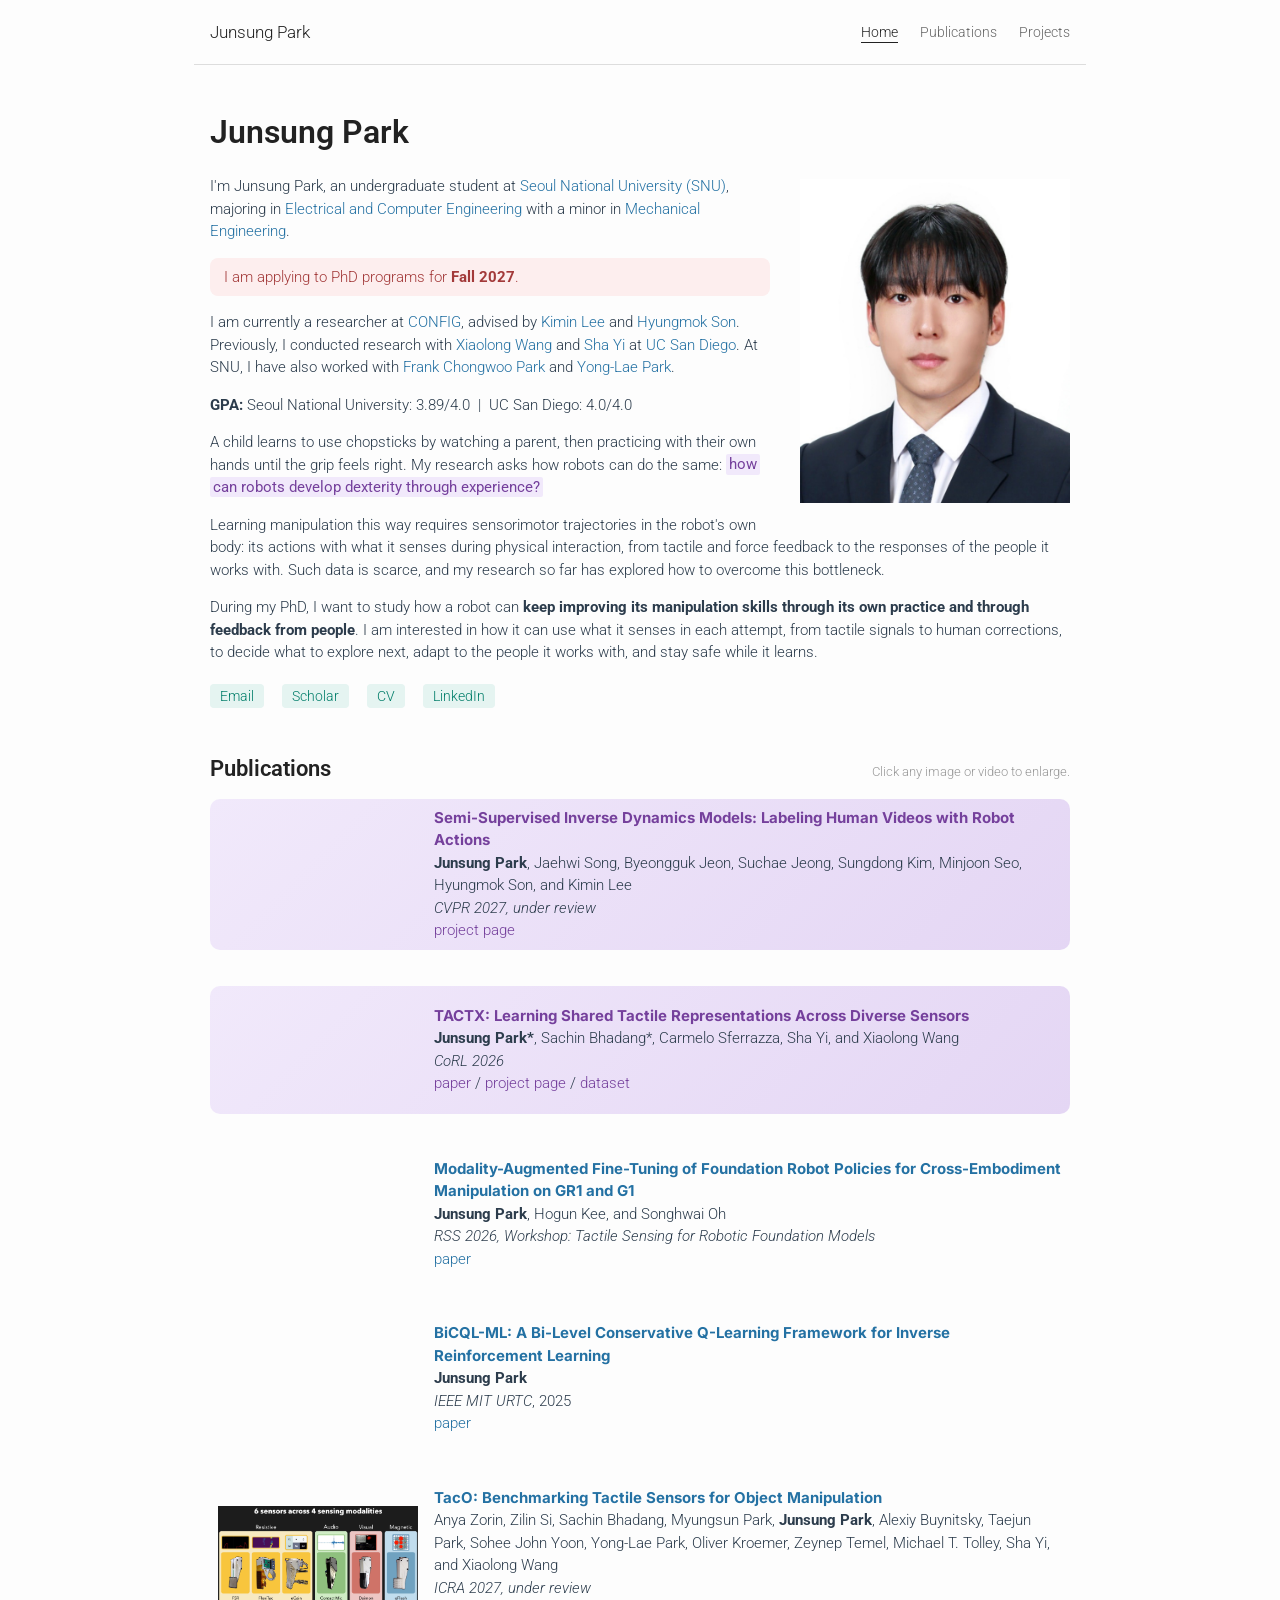
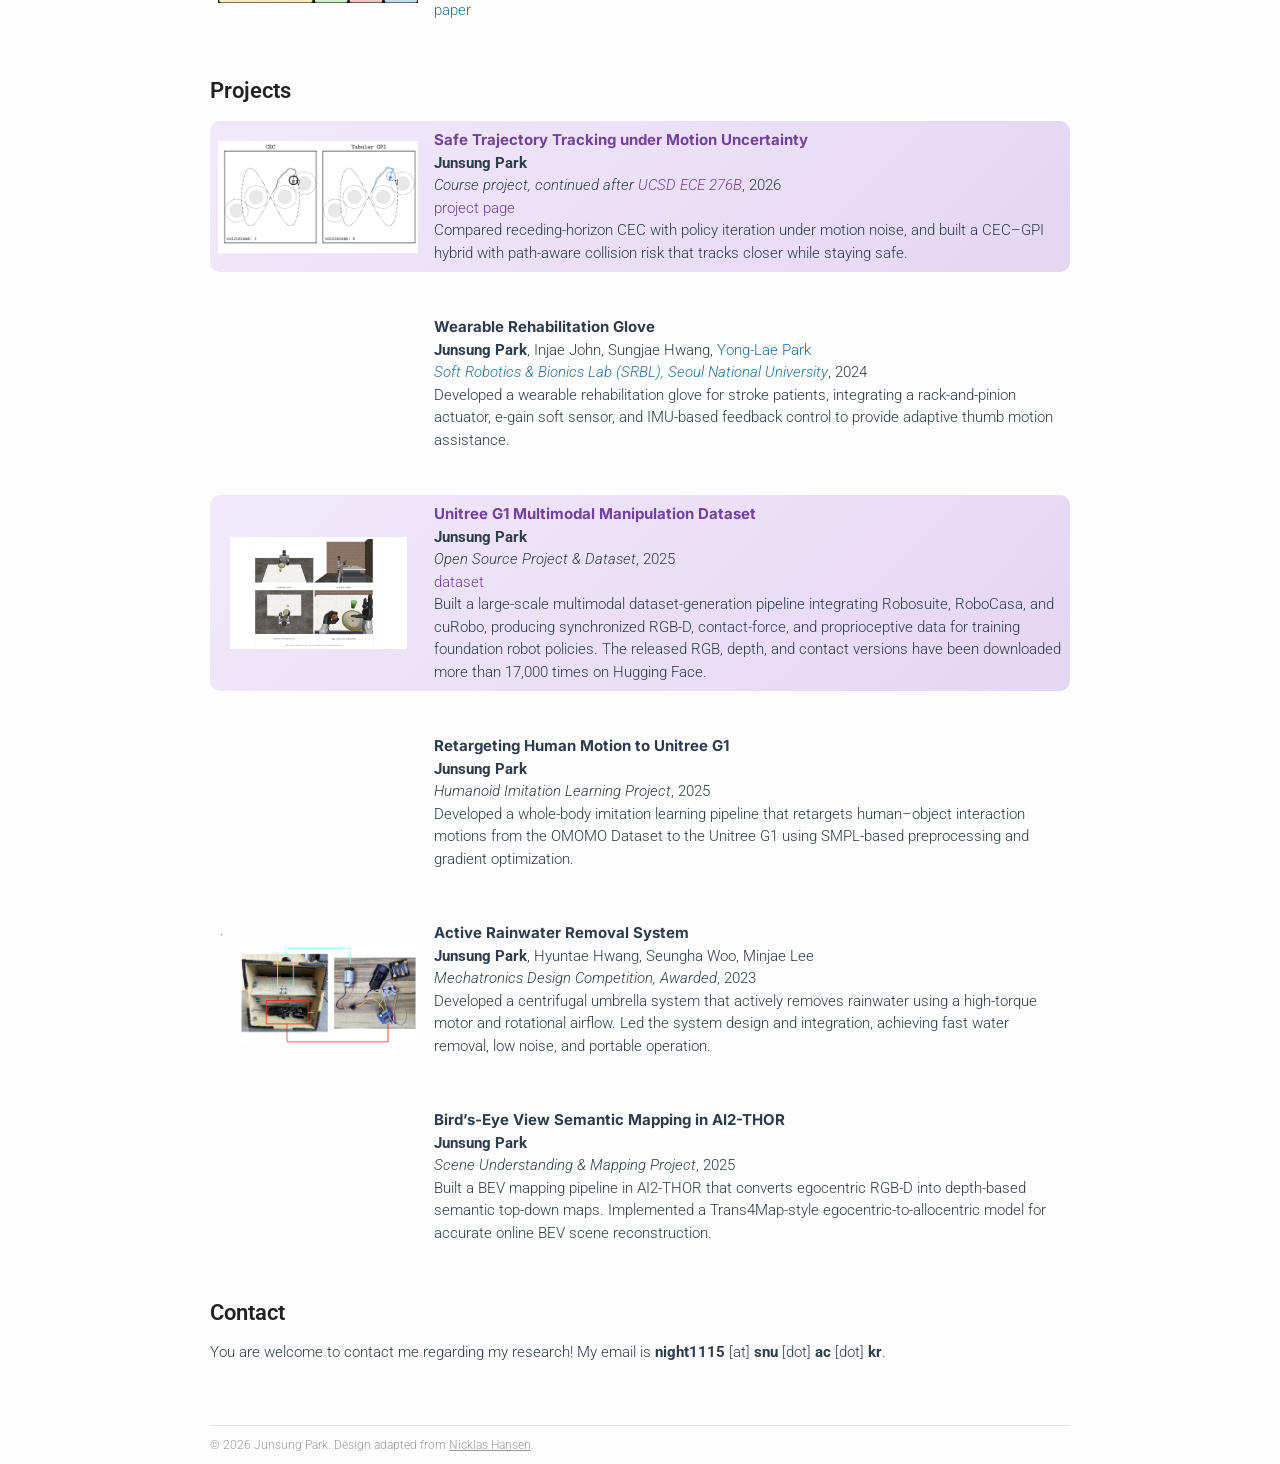
<file: index.html>
<!DOCTYPE html>
<html lang="en">
<head>
    <script async src="https://www.googletagmanager.com/gtag/js?id=G-LP1YTKV965"></script>
    <script>
        window.dataLayer = window.dataLayer || [];
        function gtag(){dataLayer.push(arguments);}
        gtag('js', new Date());
        gtag('config', 'G-LP1YTKV965');
    </script>
    <meta charset="UTF-8">
    <meta name="viewport" content="width=device-width, initial-scale=1.0">
    <meta name="author" content="Junsung Park">
    <meta name="description" content="Junsung Park — undergraduate student at Seoul National University">
    <meta property="og:title" content="Junsung Park">
    <meta property="og:description" content="Undergraduate student at Seoul National University">
    <meta property="og:image" content="https://jnsungp.github.io/files/JunsungPark.jpg">
    <meta property="og:url" content="https://jnsungp.github.io/">
    <meta name="twitter:card" content="summary_large_image">
    <meta name="twitter:title" content="Junsung Park">
    <meta name="twitter:description" content="Undergraduate student at Seoul National University">
    <meta name="twitter:image" content="https://jnsungp.github.io/files/JunsungPark.jpg">
    <title>Junsung Park</title>
    <link rel="preconnect" href="https://fonts.googleapis.com">
    <link rel="preconnect" href="https://fonts.gstatic.com" crossorigin>
    <link rel="stylesheet" href="https://fonts.googleapis.com/css2?family=Inter:wght@400;700&amp;family=Roboto:ital,wght@0,300;0,400;0,600;0,700;1,300&amp;display=swap">
    <link rel="stylesheet" href="style.css?v=2.1">
    <script>
        document.addEventListener("DOMContentLoaded", function() {
            var header = document.querySelector(".site-header");
            var navLinks = document.querySelectorAll(".site-nav a");
            function markSection() {
                var y = window.scrollY + header.offsetHeight + 40;
                var current = navLinks[0];
                navLinks.forEach(function(link) {
                    if (document.getElementById(link.dataset.section).offsetTop <= y) current = link;
                });
                navLinks.forEach(function(link) {
                    if (link === current) link.setAttribute("aria-current", "location");
                    else link.removeAttribute("aria-current");
                });
            }
            window.addEventListener("scroll", markSection, {passive: true});
            markSection();

            var lightbox = document.createElement("div");
            lightbox.className = "lightbox";
            lightbox.tabIndex = -1;
            lightbox.setAttribute("role", "dialog");
            lightbox.setAttribute("aria-modal", "true");
            lightbox.setAttribute("aria-label", "Enlarged media");
            document.body.appendChild(lightbox);
            var opener = null;

            function show(el, w, h) {
                el.style.setProperty("--ratio", w / h);
                el.classList.add("ready");
            }
            function openLightbox(media) {
                var child = media.querySelector("video, img");
                var el;
                if (child && child.tagName === "VIDEO") {
                    // Move the playing thumbnail itself so it shows instantly; it goes back on close.
                    el = child;
                    show(el, el.videoWidth || 16, el.videoHeight || 9);
                } else {
                    el = document.createElement("img");
                    el.alt = child ? child.alt : media.getAttribute("aria-label");
                    el.addEventListener("load", function() { show(el, el.naturalWidth, el.naturalHeight); });
                    el.src = child ? child.currentSrc || child.src : getComputedStyle(media).backgroundImage.match(/url\(["']?(.*?)["']?\)/)[1];
                }
                var close = document.createElement("span");
                close.className = "lightbox-close";
                close.setAttribute("aria-hidden", "true");
                close.textContent = "×";
                lightbox.replaceChildren(el, close);
                lightbox.classList.add("open");
                document.body.style.overflow = "hidden";
                opener = media;
                lightbox.focus();
            }
            function closeLightbox() {
                var video = lightbox.querySelector("video");
                if (video) {
                    opener.appendChild(video);
                    video.play().catch(function() {});
                }
                lightbox.classList.remove("open");
                lightbox.replaceChildren();
                document.body.style.overflow = "";
                if (opener) opener.focus();
            }
            lightbox.addEventListener("click", closeLightbox);
            document.addEventListener("keydown", function(e) {
                if (e.key === "Escape" && lightbox.classList.contains("open")) closeLightbox();
            });
            document.querySelectorAll(".row-media").forEach(function(media) {
                var child = media.querySelector("video, img");
                var label = media.getAttribute("aria-label") || (child && (child.getAttribute("aria-label") || child.alt));
                media.tabIndex = 0;
                media.setAttribute("role", "button");
                if (label) media.setAttribute("aria-label", "Enlarge: " + label);
                media.addEventListener("click", function() { openLightbox(media); });
                media.addEventListener("keydown", function(e) {
                    if (e.key === "Enter" || e.key === " ") { e.preventDefault(); openLightbox(media); }
                });
            });
        });
    </script>
</head>
<body>
<header class="site-header noselect">
    <div class="nav-inner">
        <a class="brand" href="#">Junsung Park</a>
        <nav class="site-nav" aria-label="Sections">
            <a href="#" data-section="home">Home</a>
            <a href="#publications" data-section="publications">Publications</a>
            <a href="#projects" data-section="projects">Projects</a>
        </nav>
    </div>
</header>

<main class="content" style="padding-bottom: 64px;">
    <section class="hero" id="home">
        <h1>Junsung Park</h1>
        <img class="portrait" src="files/JunsungPark.jpg" width="300" height="360" alt="Portrait of Junsung Park" fetchpriority="high">
        <p>
            I'm Junsung Park, an undergraduate student at <a href="https://www.snu.ac.kr/">Seoul National University (SNU)</a>, majoring in <a href="https://ece.snu.ac.kr/en">Electrical and Computer Engineering</a> with a minor in <a href="https://me.snu.ac.kr/en/">Mechanical Engineering</a>.
        </p>
        <p class="notice">
            I am applying to PhD programs for <span class="bold">Fall 2027</span>.
        </p>
        <p>
            I am currently a researcher at <a href="https://config.inc/">CONFIG</a>, advised by <a href="https://sites.google.com/view/kiminlee">Kimin Lee</a> and <a href="https://www.linkedin.com/in/hyungmokson/">Hyungmok Son</a>. Previously, I conducted research with <a href="https://xiaolonw.github.io/">Xiaolong Wang</a> and <a href="https://yswhynot.github.io/">Sha Yi</a> at <a href="https://ucsd.edu/">UC San Diego</a>. At SNU, I have also worked with <a href="https://sites.google.com/robotics.snu.ac.kr/fcp/people/faculty">Frank Chongwoo Park</a> and <a href="https://scholar.google.com/citations?user=kBsTE7AAAAAJ&amp;hl=en">Yong-Lae Park</a>.
        </p>
        <p>
            <span class="bold">GPA:</span> Seoul National University: 3.89/4.0 &nbsp;|&nbsp; UC San Diego: 4.0/4.0
        </p>
        <p>
            A child learns to use chopsticks by watching a parent, then practicing with their own hands until the grip feels right. My research asks how robots can do the same: <span class="question">how can robots develop dexterity through experience?</span>
        </p>
        <p>
            Learning manipulation this way requires sensorimotor trajectories in the robot's own body: its actions with what it senses during physical interaction, from tactile and force feedback to the responses of the people it works with. Such data is scarce, and my research so far has explored how to overcome this bottleneck.
        </p>
        <p>
            During my PhD, I want to study how a robot can <span class="bold">keep improving its manipulation skills through its own practice and through feedback from people</span>. I am interested in how it can use what it senses in each attempt, from tactile signals to human corrections, to decide what to explore next, adapt to the people it works with, and stay safe while it learns.
        </p>
        <!-- v2 (2026-11-21), replaced by the SOP v4 version above
        <p>
            I study how robots can learn <span class="bold">dexterous manipulation</span> from how humans sense and act: what they see and feel through vision, tactile sensing, and force, and what they intend.
        </p>
        <p>
            I aim to enable robots to learn physical dynamics through interaction. By coupling <span class="bold">active perception</span> with <span class="bold">uncertainty-aware planning and control</span>, I study how robots can use tactile, force feedback, and proprioception to refine their models and adapt their actions in real time. Ultimately, I seek to combine human demonstrations with the robot's own interaction experience into generalizable physical knowledge for <span class="bold">dexterous manipulation</span>, so that robots can carry out complex tasks the way people intend.
        </p>
        -->
        <!--
        <p>
            I study how robots can learn human-like manipulation from multimodal human experience.
        </p>
        -->
        <!-- v1
        <p>
            My overarching research goal is to develop <span class="bold">uncertainty-aware planning and control</span> algorithms that enable robots to continuously learn from their interactions with the physical world and acquire the physical intuition and adaptive capabilities needed for <span class="bold">human-like manipulation</span>. In particular, I study how robots can leverage <span class="bold">multimodal perception</span>—including vision, tactile sensing, force feedback, and proprioception—to control physical interactions in contact-rich settings, with the broader goal of enabling robots to execute complex tasks and assist people.
        </p>
        -->
        <div class="social-links">
            <a class="social-link" href="mailto:night1115@snu.ac.kr">Email</a>
            <a class="social-link" href="https://scholar.google.com/citations?user=Fz-c3OYAAAAJ&amp;hl=ko">Scholar</a>
            <a class="social-link" href="files/CV_JunsungPark.pdf">CV</a>
            <a class="social-link" href="https://www.linkedin.com/in/junsung-park-26a34b33b/">LinkedIn</a>
        </div>
    </section>

    <section id="publications">
        <div class="section-header noselect">
            <h2>Publications</h2>
            <span class="section-hint">Click any image or video to enlarge.</span>
        </div>

        <div class="highlight publication row">
            <div class="row-media">
                <video autoplay loop muted playsinline preload="metadata" aria-label="Semi-Supervised Inverse Dynamics Models overview">
                    <source src="files/semi_supervised_idm_pair.mp4" type="video/mp4">
                </video>
            </div>
            <div class="row-text">
                <a class="publication-title bold" href="https://semi-supervised-idm.github.io/">Semi-Supervised Inverse Dynamics Models: Labeling Human Videos with Robot Actions</a><br>
                <span class="bold">Junsung Park</span>, Jaehwi Song, Byeongguk Jeon, Suchae Jeong, Sungdong Kim, Minjoon Seo, Hyungmok Son, and Kimin Lee<br>
                <span class="italic">CVPR 2027, under review</span><br>
                <a class="btn" href="https://semi-supervised-idm.github.io/">project page</a>
            </div>
        </div>

        <div class="highlight publication row">
            <div class="row-media">
                <video autoplay loop muted playsinline preload="metadata" aria-label="TACTX project preview">
                    <source src="files/TACTX.mp4" type="video/mp4">
                </video>
            </div>
            <div class="row-text">
                <a class="publication-title bold" href="https://arxiv.org/abs/2606.31236">TACTX: Learning Shared Tactile Representations Across Diverse Sensors</a><br>
                <span class="bold">Junsung Park*</span>, Sachin Bhadang*, Carmelo Sferrazza, Sha Yi, and Xiaolong Wang<br>
                <span class="italic">CoRL 2026</span><br>
                <a class="btn" href="https://arxiv.org/abs/2606.31236">paper</a> / <a class="btn" href="https://tactx-project.github.io/">project page</a> / <a class="btn" href="https://huggingface.co/datasets/TactX/TactX">dataset</a>
            </div>
        </div>

        <div class="publication row">
            <div class="row-media">
                <video autoplay loop muted playsinline preload="metadata" aria-label="Modality-augmented fine-tuning project preview">
                    <source src="files/g1_inf.mp4" type="video/mp4">
                </video>
            </div>
            <div class="row-text">
                <a class="publication-title bold" href="https://arxiv.org/abs/2512.01358">Modality-Augmented Fine-Tuning of Foundation Robot Policies for Cross-Embodiment Manipulation on GR1 and G1</a><br>
                <span class="bold">Junsung Park</span>, Hogun Kee, and Songhwai Oh<br>
                <span class="italic">RSS 2026, Workshop: Tactile Sensing for Robotic Foundation Models</span><br>
                <a class="btn" href="https://arxiv.org/abs/2512.01358">paper</a>
            </div>
        </div>

        <div class="publication row">
            <div class="row-media">
                <video autoplay loop muted playsinline preload="metadata" aria-label="BiCQL-ML project preview">
                    <source src="files/bicql.mp4" type="video/mp4">
                </video>
            </div>
            <div class="row-text">
                <a class="publication-title bold" href="https://arxiv.org/abs/2511.22210">BiCQL-ML: A Bi-Level Conservative Q-Learning Framework for Inverse Reinforcement Learning</a><br>
                <span class="bold">Junsung Park</span><br>
                <span class="italic">IEEE MIT URTC</span>, 2025<br>
                <a class="btn" href="https://arxiv.org/abs/2511.22210">paper</a>
            </div>
        </div>

        <div class="publication row">
            <div class="row-media" style="background-image: url(files/TacO.png);" role="img" aria-label="TacO project preview"></div>
            <div class="row-text">
                <a class="publication-title bold" href="https://arxiv.org/abs/2605.21976">TacO: Benchmarking Tactile Sensors for Object Manipulation</a><br>
                Anya Zorin, Zilin Si, Sachin Bhadang, Myungsun Park, <span class="bold">Junsung Park</span>, Alexiy Buynitsky, Taejun Park, Sohee John Yoon, Yong-Lae Park, Oliver Kroemer, Zeynep Temel, Michael T. Tolley, Sha Yi, and Xiaolong Wang<br>
                <span class="italic">ICRA 2027, under review</span><br>
                <a class="btn" href="https://arxiv.org/abs/2605.21976">paper</a>
            </div>
        </div>
    </section>

    <section id="projects">
        <h2 class="noselect">Projects</h2>

        <div class="highlight publication row">
            <div class="row-media">
                <img src="files/stt_thumb.gif" alt="CEC and tabular GPI tracking a figure-eight past four obstacles on the same noise">
            </div>
            <div class="row-text">
                <a class="project-title bold" href="safe-trajectory-tracking-v2.html">Safe Trajectory Tracking under Motion Uncertainty</a><br>
                <span class="bold">Junsung Park</span><br>
                <span class="italic">Course project, continued after <a href="https://natanaso.github.io/ece276b/">UCSD ECE 276B</a></span>, 2026<br>
                <a class="btn" href="safe-trajectory-tracking-v2.html">project page</a><br>
                Compared receding-horizon CEC with policy iteration under motion noise, and built a CEC–GPI hybrid with path-aware collision risk that tracks closer while staying safe.
            </div>
        </div>

        <div class="publication row">
            <div class="row-media">
                <video autoplay loop muted playsinline preload="metadata" aria-label="Wearable rehabilitation glove project preview">
                    <source src="files/wearable_hand.mp4" type="video/mp4">
                </video>
            </div>
            <div class="row-text">
                <span class="project-title bold">Wearable Rehabilitation Glove</span><br>
                <span class="bold">Junsung Park</span>, Injae John, Sungjae Hwang, <a href="https://scholar.google.com/citations?user=kBsTE7AAAAAJ&amp;hl=ko">Yong-Lae Park</a><br>
                <span class="italic"><a href="https://softrobotics.snu.ac.kr/">Soft Robotics &amp; Bionics Lab (SRBL), Seoul National University</a></span>, 2024<br>
                Developed a wearable rehabilitation glove for stroke patients, integrating a rack-and-pinion actuator, e-gain soft sensor, and IMU-based feedback control to provide adaptive thumb motion assistance.
            </div>
        </div>

        <div class="highlight publication row">
            <div class="row-media" style="background-image: url(files/g1_data.png);" role="img" aria-label="Unitree G1 dataset preview"></div>
            <div class="row-text">
                <a class="project-title bold" href="https://huggingface.co/jnsungp">Unitree G1 Multimodal Manipulation Dataset</a><br>
                <span class="bold">Junsung Park</span><br>
                <span class="italic">Open Source Project &amp; Dataset</span>, 2025<br>
                <a class="btn" href="https://huggingface.co/jnsungp">dataset</a><br>
                Built a large-scale multimodal dataset-generation pipeline integrating Robosuite, RoboCasa, and cuRobo, producing synchronized RGB-D, contact-force, and proprioceptive data for training foundation robot policies. The released RGB, depth, and contact versions have been downloaded more than 17,000 times on Hugging Face.
            </div>
        </div>

        <div class="publication row">
            <div class="row-media">
                <video autoplay loop muted playsinline preload="metadata" aria-label="Unitree G1 motion-retargeting project preview">
                    <source src="files/g1_retarget.mp4" type="video/mp4">
                </video>
            </div>
            <div class="row-text">
                <span class="project-title bold">Retargeting Human Motion to Unitree G1</span><br>
                <span class="bold">Junsung Park</span><br>
                <span class="italic">Humanoid Imitation Learning Project</span>, 2025<br>
                Developed a whole-body imitation learning pipeline that retargets human–object interaction motions from the OMOMO Dataset to the Unitree G1 using SMPL-based preprocessing and gradient optimization.
            </div>
        </div>

        <div class="publication row">
            <div class="row-media" style="background-image: url(files/rainwater_system.png);" role="img" aria-label="Active rainwater removal system preview"></div>
            <div class="row-text">
                <span class="project-title bold">Active Rainwater Removal System</span><br>
                <span class="bold">Junsung Park</span>, Hyuntae Hwang, Seungha Woo, Minjae Lee<br>
                <span class="italic">Mechatronics Design Competition, Awarded</span>, 2023<br>
                Developed a centrifugal umbrella system that actively removes rainwater using a high-torque motor and rotational airflow. Led the system design and integration, achieving fast water removal, low noise, and portable operation.
            </div>
        </div>

        <div class="publication row">
            <div class="row-media">
                <video autoplay loop muted playsinline preload="metadata" aria-label="Bird's-eye view semantic mapping project preview">
                    <source src="files/bev.mp4" type="video/mp4">
                </video>
            </div>
            <div class="row-text">
                <span class="project-title bold">Bird’s-Eye View Semantic Mapping in AI2-THOR</span><br>
                <span class="bold">Junsung Park</span><br>
                <span class="italic">Scene Understanding &amp; Mapping Project</span>, 2025<br>
                Built a BEV mapping pipeline in AI2-THOR that converts egocentric RGB-D into depth-based semantic top-down maps. Implemented a Trans4Map-style egocentric-to-allocentric model for accurate online BEV scene reconstruction.
            </div>
        </div>
    </section>

    <section id="contact" class="noselect">
        <h2>Contact</h2>
        You are welcome to contact me regarding my research! My email is <span class="bold">night1115</span> [at] <span class="bold">snu</span> [dot] <span class="bold">ac</span> [dot] <span class="bold">kr</span>.
    </section>
</main>

<footer class="footer noselect">
    <div class="footer-content">
        &copy; 2026 Junsung Park. Design adapted from <a href="https://www.nicklashansen.com/">Nicklas Hansen</a>.
    </div>
</footer>
</body>
</html>
</file>
<file: style.css>
html {-webkit-text-size-adjust: 100%; text-size-adjust: 100%; scroll-behavior: smooth; scroll-padding-top: 88px;}
body {background-color: #fdfdfd; color: #2c3c4c; margin: 0; font-size: 15px; text-rendering: optimizeLegibility; -webkit-font-smoothing: antialiased;}
h1 {margin-bottom: 32px; font-size: 32px;}
h2 {margin-top: 48px; font-size: 22px;}
h1, h2 {color: #222;}
* {font-weight: 300; font-family: Roboto, system-ui, 'Helvetica Neue', Helvetica, sans-serif;}
.publication-title, .project-title {font-family: Inter, system-ui, Roboto, 'Helvetica Neue', Helvetica, sans-serif;}
h1, h2 {font-weight: 600;}
.hero {display: flow-root;}
.hero h1 {margin-top: 0; margin-bottom: 24px;}
.portrait {float: right; width: 270px; height: auto; aspect-ratio: 5 / 6; object-fit: cover; object-position: center top; margin: 4px 0 20px 30px;}
.social-links {clear: both; display: flex; flex-wrap: wrap; gap: 8px 18px; margin-top: 20px; font-size: 14px;}
.social-link {display: inline-block; padding: 4px 10px; border-radius: 4px; color: #007d69; background: #e5f4f1; transition: background-color 0.14s, color 0.14s;}
.social-link:hover, .social-link:focus-visible {color: #fff; background: #007d69;}
.content {max-width: 860px; padding-left: 16px; padding-right: 16px; margin: 48px auto 0;}
a {color: #2471a3; text-decoration: none; transition: color 0.2s;}
a:focus, a:hover {color: #f09228;}
p {line-height: 1.5em;}
.noselect {-webkit-touch-callout: none; -webkit-user-select: none; user-select: none;}
.bold {font-weight: bold;}
.italic {font-style: italic;}
.row {display: flex; align-items: center; box-sizing: border-box;}
.row-media {flex-shrink: 0; width: 200px; height: 112px; background-position: center; background-size: contain; background-repeat: no-repeat; overflow: hidden;}
.row-media video, .row-media img {display: block; width: 100%; height: 100%; object-fit: contain;}
.row-media {cursor: zoom-in;}
.lightbox {position: fixed; inset: 0; z-index: 200; display: none; align-items: center; justify-content: center; background: rgba(20,26,32,0.88); cursor: zoom-out;}
.lightbox.open {display: flex;}
.lightbox img, .lightbox video {display: block; width: min(92vw, calc(88vh * var(--ratio, 1.78))); height: auto; aspect-ratio: var(--ratio, 1.78); border-radius: 6px; opacity: 0; transition: opacity 0.2s;}
.lightbox img {background: #fff;}
.lightbox .ready {opacity: 1;}
.lightbox-close {position: absolute; top: 12px; right: 16px; color: #fff; font-size: 32px; line-height: 1; opacity: 0.8;}
.row-text {margin-left: 16px; line-height: 1.5em; min-width: 0;}
.row-text span {line-height: inherit;}
.section-header {display: flex; flex-wrap: wrap; align-items: baseline; justify-content: space-between; column-gap: 16px;}
.section-hint {color: #999; font-size: 0.85em; margin-bottom: 16px;}
.question {font-weight: 400; color: #75409c; background: #f1e9fb; padding: 0.08em 0.2em; border-radius: 2px; -webkit-box-decoration-break: clone; box-decoration-break: clone;}
.notice {display: flow-root; background: #fdeeee; color: #a33a3a; padding: 8px 14px; border-radius: 8px;}
.publication {margin-bottom: 36px; padding: 8px; border-radius: 6px;}
.publication.highlight {background: linear-gradient(135deg, #f1e9fb, #e4d6f4); width: 100%; border-radius: 10px;}
.publication.highlight .publication-title, .publication.highlight a:not(.btn-feature) {color: #75409c;}
.publication.highlight a:not(.btn-feature):hover {color: #9150be;}
.btn-feature {background: #75409c; color: #fff; border-radius: 999px; padding: 2px 10px;}
.btn-feature:hover {background: #9150be; color: #fff;}
.site-header {position: sticky; top: 0; z-index: 100; background: rgba(253,253,253,0.92); backdrop-filter: blur(12px); -webkit-backdrop-filter: blur(12px);}
.nav-inner {max-width: 860px; margin: auto; padding: 22px 16px; display: flex; flex-wrap: wrap; align-items: center; justify-content: space-between; gap: 8px 24px; border-bottom: 1px solid #ddd;}
.brand, .brand:hover {color: #222; font-size: 17px; white-space: nowrap;}
.site-nav {display: flex; flex-wrap: wrap; gap: 8px 22px;}
.site-nav a {font-size: 14px; color: #666;}
.site-nav a:hover, .site-nav a[aria-current] {color: #222;}
.site-nav a[aria-current] {text-decoration: underline; text-underline-offset: 5px;}
.footer {border-top: #e0e0e0 1px solid; width: 100%; max-width: 860px; margin: auto;}
.footer-content {color: #999; font-size: 12px; padding: 12px 0; max-width: 860px; margin: auto;}
.footer-content a {color: #999 !important; text-decoration: underline; transition: color 0.2s;}
.footer-content a:hover {color: #666 !important;}

@media only screen and (max-width: 1150px) {
    body {font-size: 18px;}
    a.btn {font-size: 14px; padding: 2px 6px;}
}

@media only screen and (max-width: 1000px) {
    .publication {margin-bottom: 46px;}
    .publication.row {flex-direction: column; align-items: center;}
    .publication .row-media {width: 100%; max-width: 400px; height: 158px; margin-bottom: 12px;}
    .publication .row-text {width: 100%; margin-left: 0;}
}

@media only screen and (max-width: 650px) {
    .portrait {width: 34%; max-width: 200px; margin-left: 20px;}
    .hero h1 {font-size: 28px;}
}
</file>
